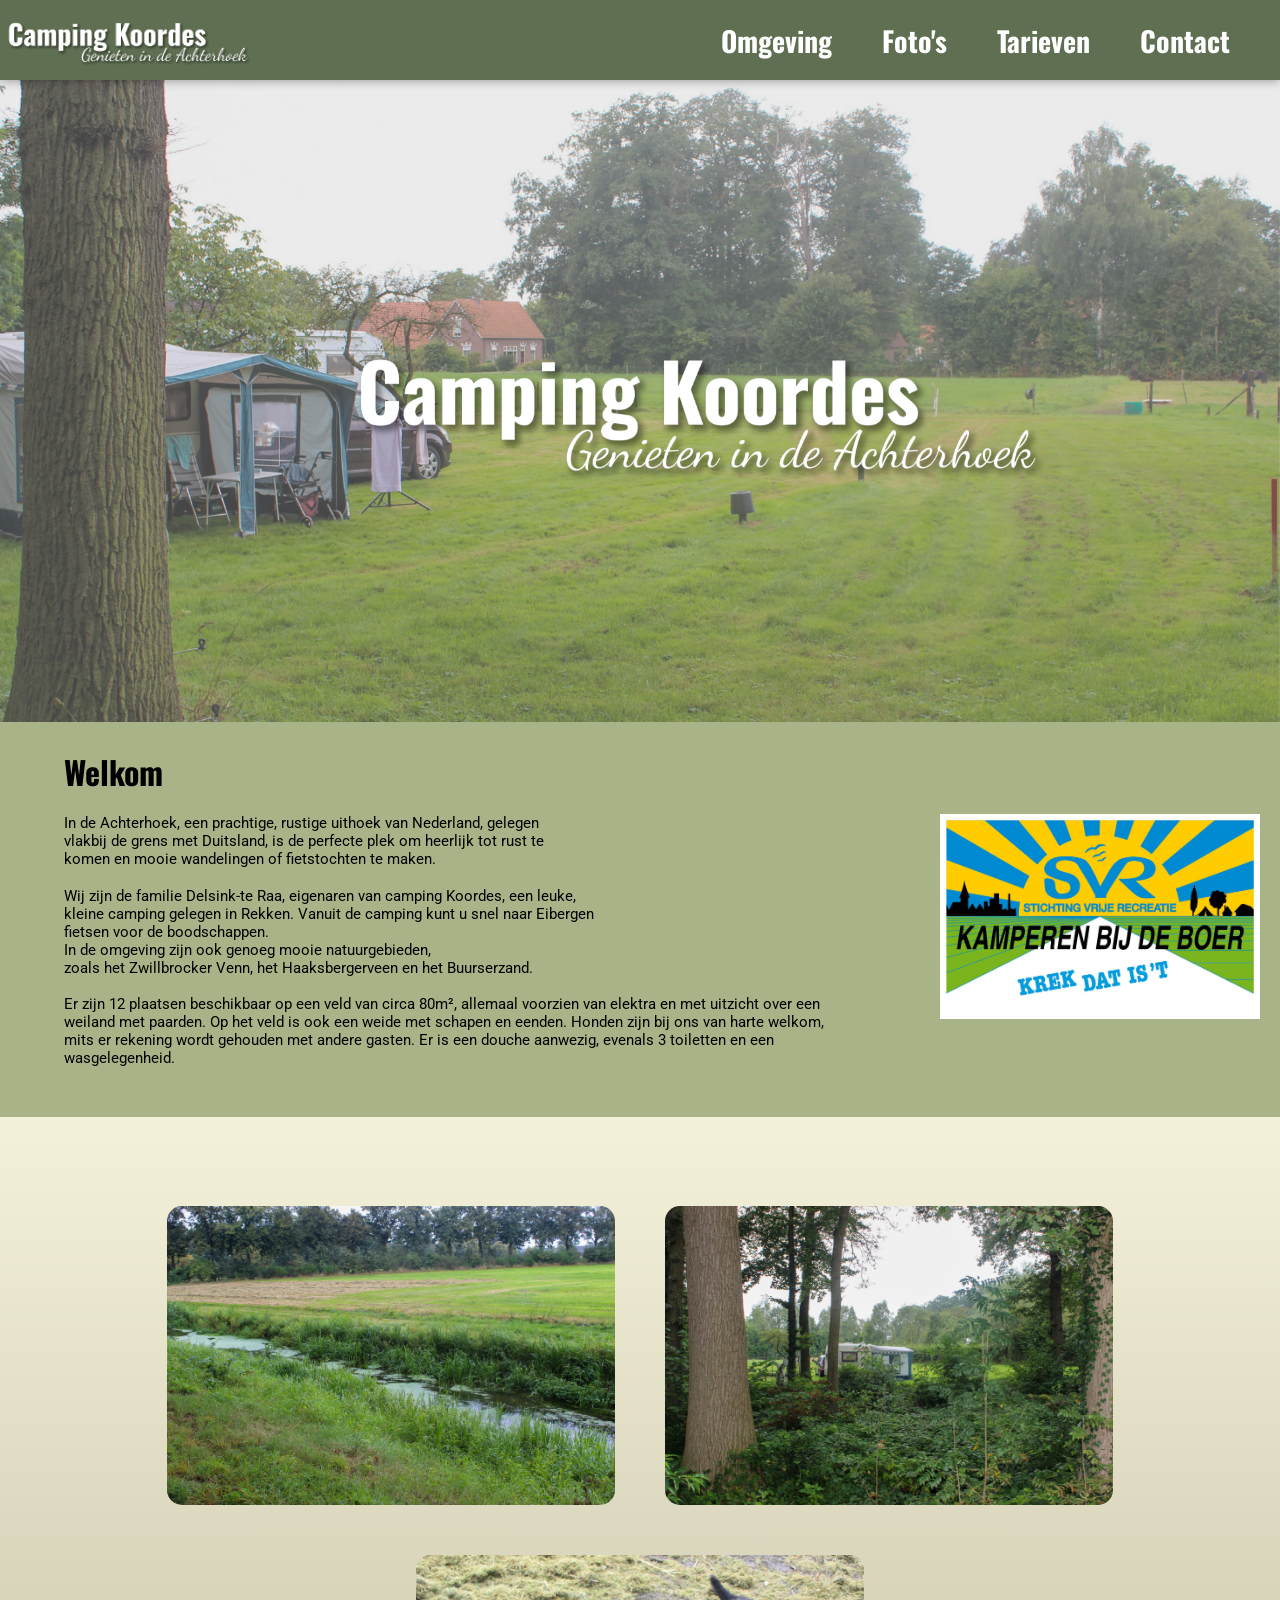
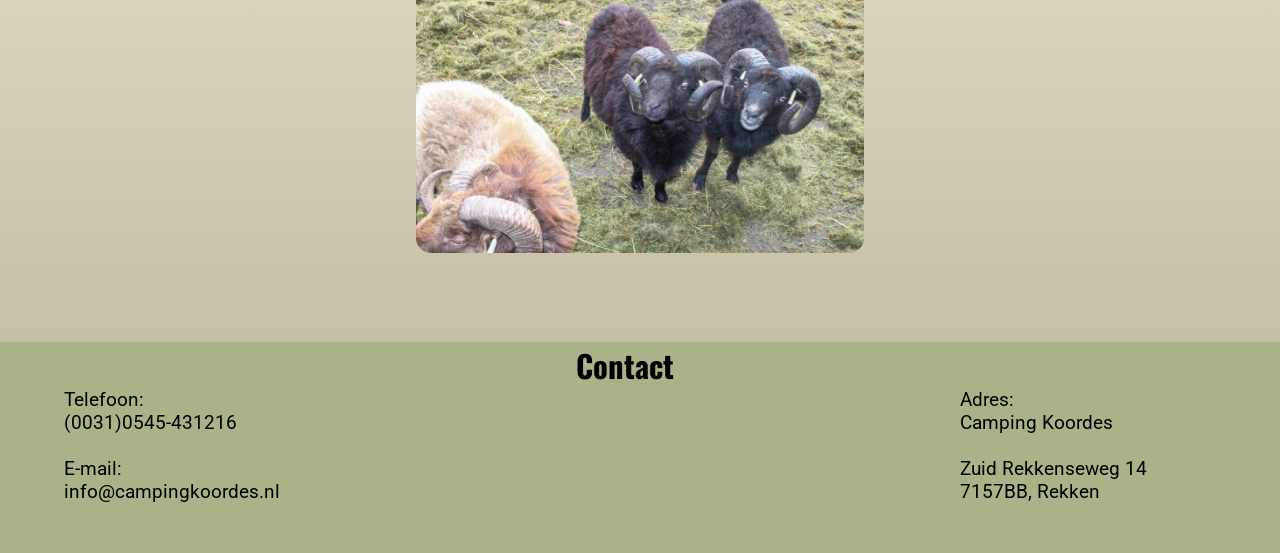
<file: Index.html>
<!DOCTYPE html>
<html lang="en">
<head>
    <meta charset="UTF-8">
    <meta name="viewport" content="width=device-width, initial-scale=1.0">
    <title>Camping Koordes</title>
    <link rel="preconnect" href="https://fonts.googleapis.com">
<link rel="preconnect" href="https://fonts.gstatic.com" crossorigin>
<link href="https://fonts.googleapis.com/css2?family=Dancing+Script:wght@400..700&family=Oswald:wght@200..700&family=Roboto:ital,wght@0,100;0,300;0,400;0,500;0,700;0,900;1,100;1,300;1,400;1,500;1,700;1,900&display=swap" rel="stylesheet">
<link rel="preconnect" href="https://fonts.googleapis.com">
<link rel="preconnect" href="https://fonts.gstatic.com" crossorigin>
<link href="https://fonts.googleapis.com/css2?family=Roboto:ital,wght@0,100;0,300;0,400;0,500;0,700;0,900;1,100;1,300;1,400;1,500;1,700;1,900&display=swap" rel="stylesheet">
    <link rel="StyleSheet" href="Style/Stylesheet.css">
    <link rel="preconnect" href="https://fonts.googleapis.com">
<link rel="preconnect" href="https://fonts.gstatic.com" crossorigin>
<link href="https://fonts.googleapis.com/css2?family=Dancing+Script:wght@400..700&family=Roboto:ital,wght@0,100;0,300;0,400;0,500;0,700;0,900;1,100;1,300;1,400;1,500;1,700;1,900&display=swap" rel="stylesheet">
<script src="Script/jquery-3.4.1.min.js"></script>
<script type="module" src="Script/MainScript.js"></script>
</head>
<body>
	<div class="off-screen-menu">
	      <ul> 
	      <a id="MainP" href="Index">Home</a> 
          <a id="OmgevingP" href="Omgeving">Omgeving</a> 
		  <a id="FotoP" href="Foto">Foto's</a> 
		  <a id="TarievenP" href="Tarieven">Tarieven</a> 
		  <a id="ContactP" href="Contact">Contact</a>
      </ul>
	</div>
	
<div id="main-container">
    <div id="content">
    <nav class="nav">
		
      <a href="Index">
                <img src="Images/Logo.png" alt="LogoImg">
      </a>
      <ul>             
          <a id="Omgeving" href="Omgeving">Omgeving</a> 
		  <a id="Foto" href="Foto">Foto's</a> 
		  <a id="Tarieven" href="Tarieven">Tarieven</a> 
		  <a id="Contact" href="Contact">Contact</a>
      </ul>
	   
    </nav>
		
	  <div class="phone-nav">
			<div class="ham-menu">
				<span></span>
				<span></span>
				<span></span>
			</div>
		</div>

        <img id="Cover" src="Images/Home Cover image.png" alt="Cover-Image">
    
    <div class="Welcome">
        
        <h3>Welkom</h3>
        <img id="SVR" src="Images/SVR-logo.jpg" alt="SVR-Logo">
        <p> In de Achterhoek, een prachtige, rustige uithoek van 
            Nederland, gelegen vlakbij de grens met Duitsland, is 
            de perfecte plek om heerlijk tot rust te komen en 
            mooie wandelingen of fietstochten te maken.
            </p>
      
            <p>
            Wij zijn de familie Delsink-te Raa, eigenaren van camping Koordes, een leuke,<br> kleine camping gelegen in Rekken. Vanuit de camping kunt u snel naar Eibergen <br>fietsen voor de boodschappen.<br>
            In de omgeving zijn ook genoeg mooie natuurgebieden,<br> zoals het Zwillbrocker Venn, het Haaksbergerveen en het Buurserzand.
            <br><br>
            Er zijn 12 plaatsen beschikbaar op een veld van circa 80m², allemaal voorzien van elektra en met uitzicht over een weiland met paarden. Op het veld is ook een weide met schapen en eenden.
            Honden zijn bij ons van harte welkom, mits er rekening wordt gehouden met andere gasten.
            Er is een douche aanwezig, evenals 3 toiletten en een wasgelegenheid.
        </p>
    </div>
   
    <div class="Background">
    	<div id="Small_Collage">           
        	    <img class="photo" src="Images/Creek_1.jpg" alt="Creek">       
        	    <img class="photo" src="Images/Forest_1.jpg" alt="forest">
        	    <img class="photo" src="Images/Sheep_1.jpg" alt="Sheep">  
    	</div>
    </div>

    
</div>
    <footer> 
        <h3>Contact</h3>
        <p>Telefoon:<br>(0031)0545-431216
            <br><br>
        E-mail:<br>info@campingkoordes.nl</p>
        <p>Adres:<br>Camping Koordes<br><br>Zuid Rekkenseweg 14<br>7157BB, Rekken</p>
        
    </footer>
</div>
    
    
</body>
</html>
</file>
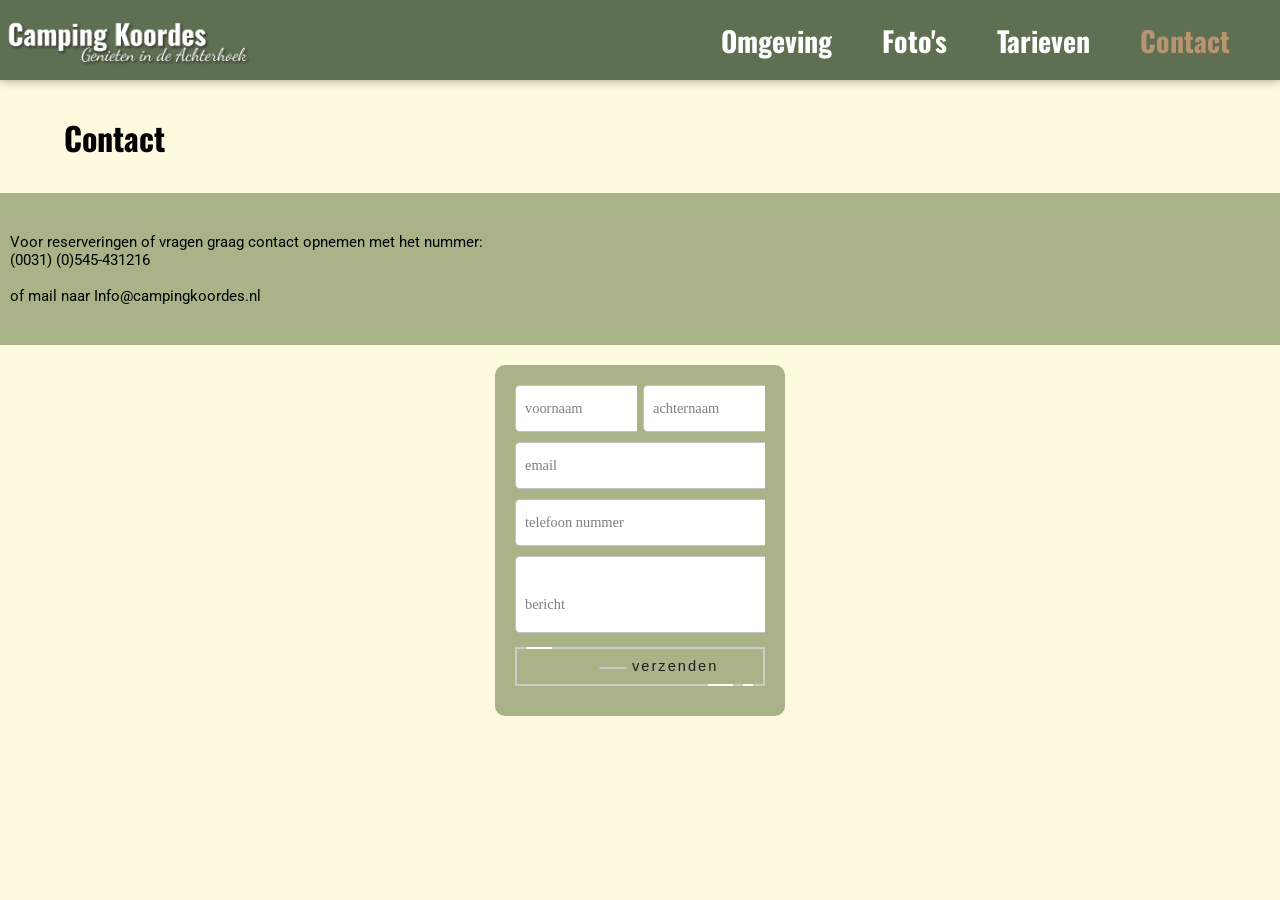
<file: Contact.html>
<!DOCTYPE html>
<html lang="en">
<head>
    <meta charset="UTF-8">
    <meta name="viewport" content="width=device-width, initial-scale=1.0">
    <title>Camping Koordes</title>
    <link rel="preconnect" href="https://fonts.googleapis.com">
<link rel="preconnect" href="https://fonts.gstatic.com" crossorigin>
<link href="https://fonts.googleapis.com/css2?family=Dancing+Script:wght@400..700&family=Oswald:wght@200..700&family=Roboto:ital,wght@0,100;0,300;0,400;0,500;0,700;0,900;1,100;1,300;1,400;1,500;1,700;1,900&display=swap" rel="stylesheet">
<link rel="preconnect" href="https://fonts.googleapis.com">
<link rel="preconnect" href="https://fonts.gstatic.com" crossorigin>
<link href="https://fonts.googleapis.com/css2?family=Roboto:ital,wght@0,100;0,300;0,400;0,500;0,700;0,900;1,100;1,300;1,400;1,500;1,700;1,900&display=swap" rel="stylesheet">
<link rel="StyleSheet" href="Style/Contact_style.css">
	<script src="Script/jquery-3.4.1.min.js"></script>
	<script src="Script/MainScript.js"></script>
	<script src="Script/ContactJS.js"></script>
</head>
<body>
	<div class="off-screen-menu">
	      <ul> 
	      <a id="MainP" href="Index">Home</a> 
          <a id="OmgevingP" href="Omgeving">Omgeving</a> 
		  <a id="FotoP" href="Foto">Foto's</a> 
		  <a id="TarievenP" href="Tarieven">Tarieven</a> 
		  <a id="ContactP" href="Contact">Contact</a>
      </ul>
	</div>
	

    <nav class="nav">
		
      <a href="Index">
                <img src="Images/Logo.png" alt="LogoImg">
      </a>
      <ul>             
          <a id="Omgeving" href="Omgeving">Omgeving</a> 
		  <a id="Foto" href="Foto">Foto's</a> 
		  <a id="Tarieven" href="Tarieven">Tarieven</a> 
		  <a id="Contact" href="Contact">Contact</a>
      </ul>
	   
    </nav>
		
	  <div class="phone-nav">
			<div class="ham-menu">
				<span></span>
				<span></span>
				<span></span>
			</div>
		</div>

    <h3>Contact</h3>
    <div id="contactinfo">
    <p>Voor reserveringen of vragen graag contact opnemen met het nummer:<br>
        (0031) (0)545-431216<br><br>
        
        of mail naar Info@campingkoordes.nl</p>

      
    </div>
    

     <div id="Daform">
    <form method="post" class="form">
        <input type="hidden" name="access_key" value="1b3c945d-3236-4129-8ea7-b511456cc791">
        
        <div class="flex">
            <label>
                <input required="" placeholder="" type="text" class="input" id="voornaam" name="voornaam">
                <span>voornaam</span>
            </label>
    
            <label>
                <input required="" placeholder="" type="text" class="input" id="achternaam" name="achternaam">
                <span>achternaam</span>
            </label>
        </div>  
                
        <label>
            <input required="" placeholder="" type="email" class="input" id="email" name="email">
            <span>email</span>
        </label> 
            
        <label>
            <input required="" type="tel" placeholder="" class="input" id="telefoon" name="telefoon">
            <span>telefoon nummer</span>
        </label>
        <label>
            <textarea required="" rows="3" placeholder="" class="input01" id="bericht" name="bericht"></textarea>
            <span>bericht</span>
        </label>
        
        <button class="fancy" name="submit">
          <span class="top-key"></span>
          <span class="text">verzenden</span>
          <span class="bottom-key-1"></span>
          <span class="bottom-key-2"></span>
        </button>
        <div id="result"></div>
    </form>
    </div>
</body>
</html>
</file>
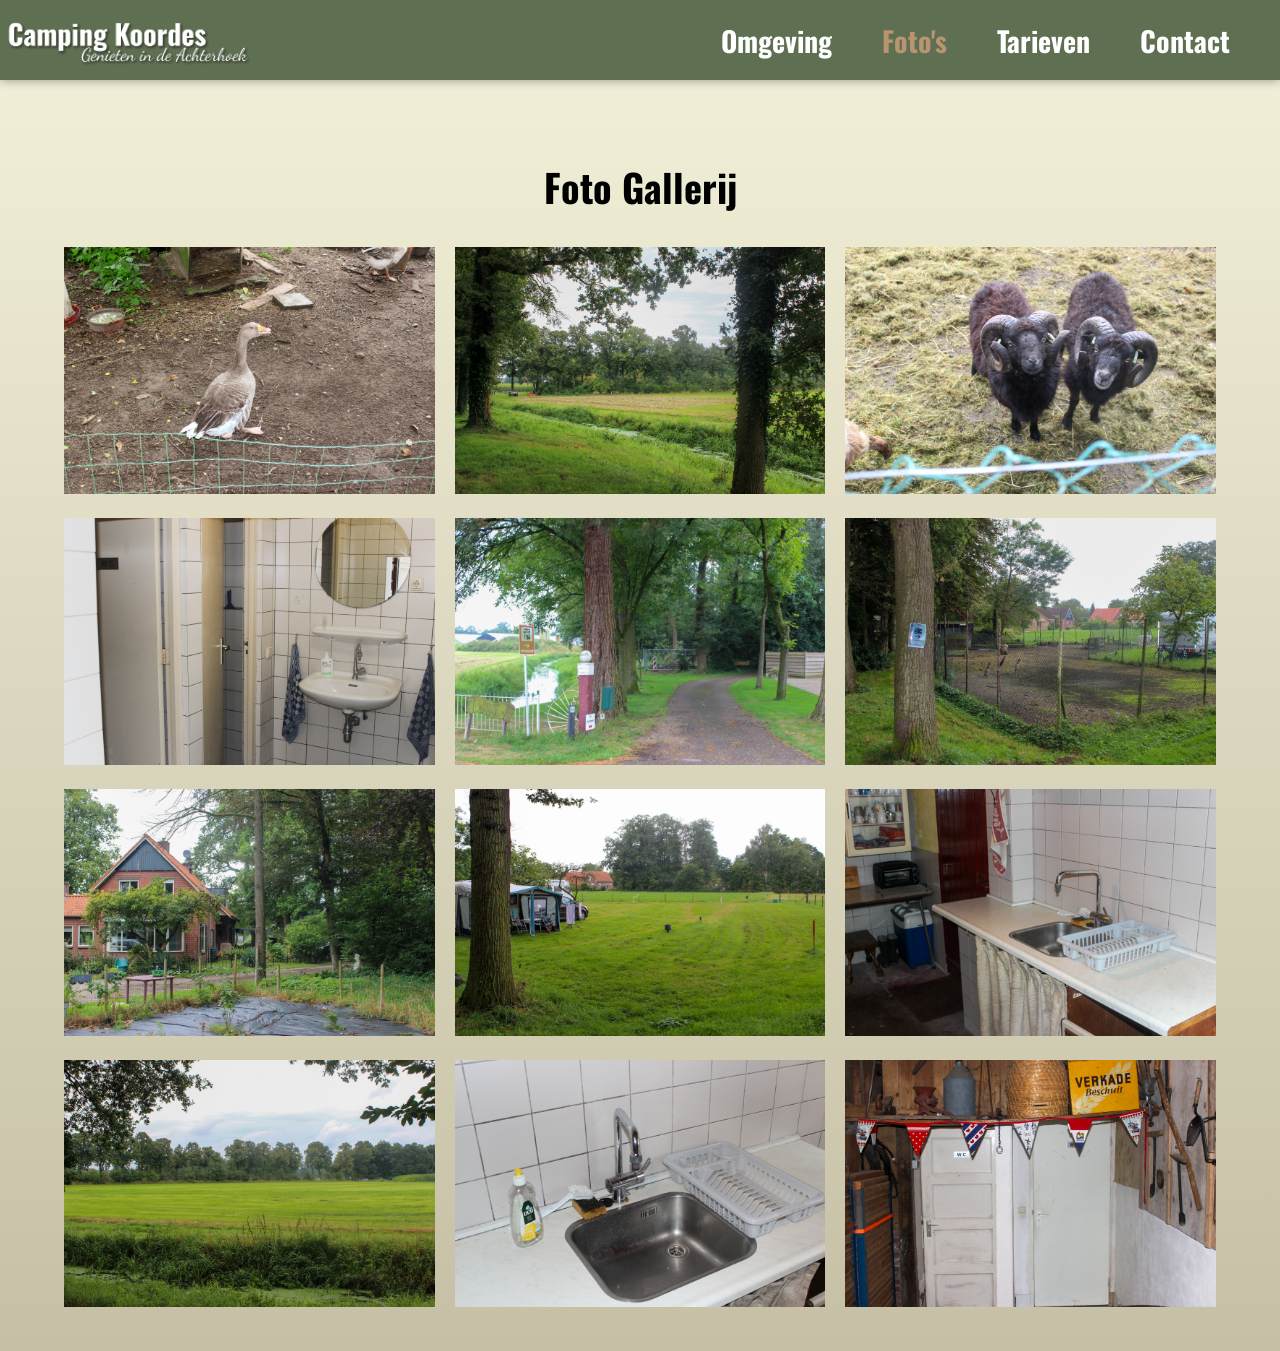
<file: Foto.html>
<!DOCTYPE html>
<html lang="en">
<head>
    <meta charset="UTF-8">
    <meta name="viewport" content="width=device-width, initial-scale=1.0">
    <title>Camping Koordes</title>
    <link rel="preconnect" href="https://fonts.googleapis.com">
<link rel="preconnect" href="https://fonts.gstatic.com" crossorigin>
<link href="https://fonts.googleapis.com/css2?family=Dancing+Script:wght@400..700&family=Oswald:wght@200..700&family=Roboto:ital,wght@0,100;0,300;0,400;0,500;0,700;0,900;1,100;1,300;1,400;1,500;1,700;1,900&display=swap" rel="stylesheet">
<link rel="preconnect" href="https://fonts.googleapis.com">
<link rel="preconnect" href="https://fonts.gstatic.com" crossorigin>
<link href="https://fonts.googleapis.com/css2?family=Roboto:ital,wght@0,100;0,300;0,400;0,500;0,700;0,900;1,100;1,300;1,400;1,500;1,700;1,900&display=swap" rel="stylesheet">
    <link rel="StyleSheet" href="Style/Images_Style.css">
    <script src="Script/jquery-3.4.1.min.js"></script>
    <script src="Script/MainScript.js"></script>
</head>
<body>
	<div class="off-screen-menu">
	      <ul> 
	      <a id="MainP" href="Index">Home</a> 
          <a id="OmgevingP" href="Omgeving">Omgeving</a> 
		  <a id="FotoP" href="Foto">Foto's</a> 
		  <a id="TarievenP" href="Tarieven">Tarieven</a> 
		  <a id="ContactP" href="Contact">Contact</a>
      </ul>
	</div>
	
<div id="main-container">
    <div id="content">
    <nav class="nav">
		
      <a href="Index">
                <img src="Images/Logo.png" alt="LogoImg">
      </a>
      <ul>             
          <a id="Omgeving" href="Omgeving">Omgeving</a> 
		  <a id="Foto" href="Foto">Foto's</a> 
		  <a id="Tarieven" href="Tarieven">Tarieven</a> 
		  <a id="Contact" href="Contact">Contact</a>
      </ul>
	   
    </nav>
		
	  <div class="phone-nav">
			<div class="ham-menu">
				<span></span>
				<span></span>
				<span></span>
			</div>
		</div>
    
    <div class="container">
        <h3>Foto Gallerij</h3>
            <div class="photo-gallery"> 
                <div class="column">
                    <div class="photo">
                        <img src="Images/IMG1.jpg">
                    </div>
                    <div class="photo">
                        <img src="Images/IMG2.jpg">
                    </div>
                    <div class="photo">
                        <img src="Images/IMG3.jpg">
                    </div>
                    <div class="photo">
                        <img src="Images/IMG4.jpg">
                    </div>

                </div>
                <div class="column">
                    <div class="photo">
                        <img src="Images/IMG5.jpg">
                    </div>
                    <div class="photo">
                        <img src="Images/IMG6.jpg">
                    </div>
                    <div class="photo">
                        <img src="Images/IMG7.jpg">
                    </div>
                    <div class="photo">
                        <img src="Images/IMG8.jpg">
                    </div>

                </div>
                <div class="column">
                    <div class="photo">
                        <img src="Images/IMG9.jpg">
                    </div>
                    <div class="photo">
                        <img src="Images/IMG10.jpg">
                    </div>
                    <div class="photo">
                        <img src="Images/IMG11.jpg">
                    </div>
                    <div class="photo">
                        <img src="Images/IMG12.jpg">
                    </div>

                </div>

            </div>
    </div>
    
</body>
</html>
</file>
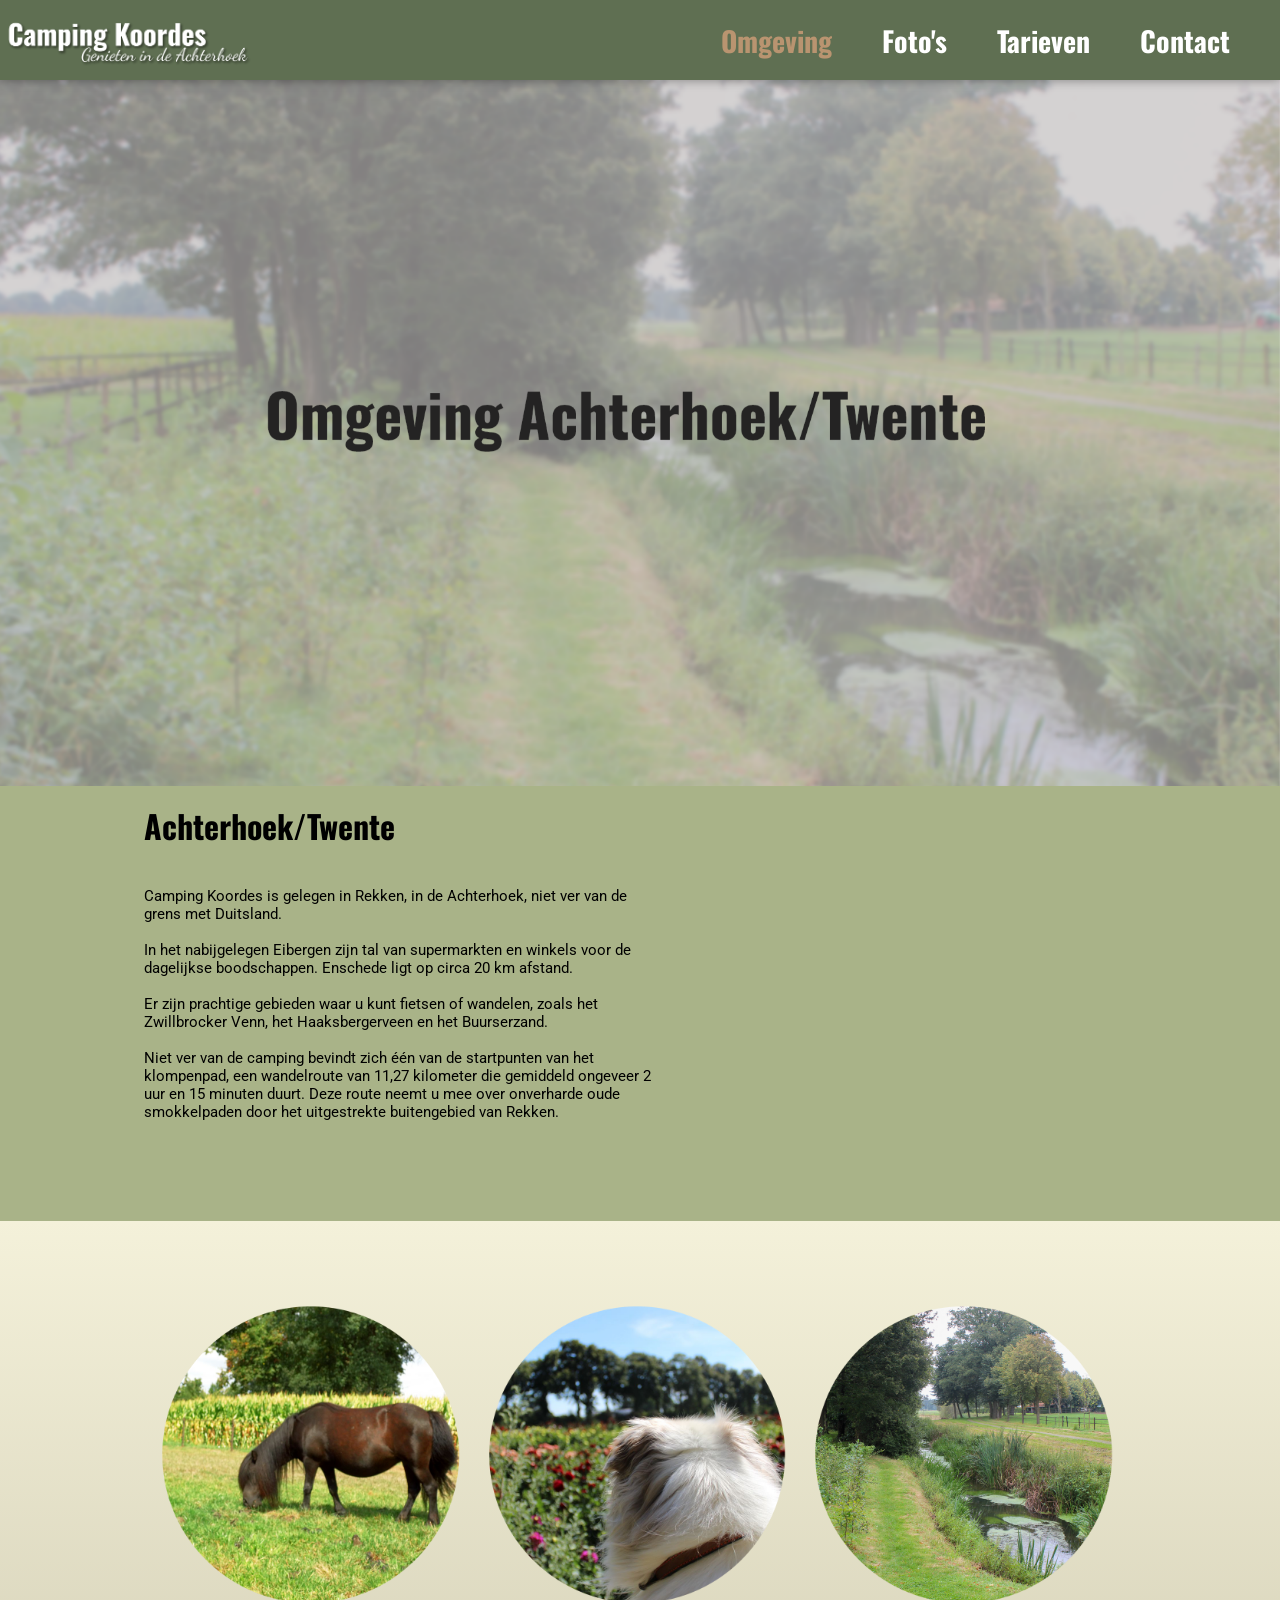
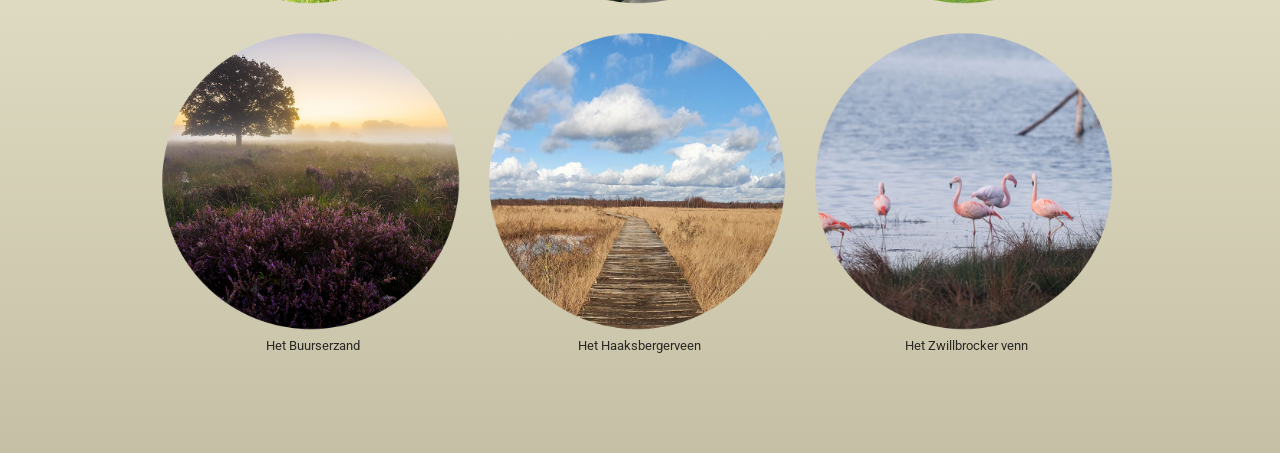
<file: Omgeving.html>
<!DOCTYPE html>
<html lang="en">
<head>
    <meta charset="UTF-8">
    <meta name="viewport" content="width=device-width, initial-scale=1.0">
    <title>Camping Koordes</title>
    <link rel="preconnect" href="https://fonts.googleapis.com">
<link rel="preconnect" href="https://fonts.gstatic.com" crossorigin>
<link href="https://fonts.googleapis.com/css2?family=Dancing+Script:wght@400..700&family=Oswald:wght@200..700&family=Roboto:ital,wght@0,100;0,300;0,400;0,500;0,700;0,900;1,100;1,300;1,400;1,500;1,700;1,900&display=swap" rel="stylesheet">
<link rel="preconnect" href="https://fonts.googleapis.com">
<link rel="preconnect" href="https://fonts.gstatic.com" crossorigin>
<link href="https://fonts.googleapis.com/css2?family=Roboto:ital,wght@0,100;0,300;0,400;0,500;0,700;0,900;1,100;1,300;1,400;1,500;1,700;1,900&display=swap" rel="stylesheet">
    <link rel="StyleSheet" href="Style/Omgeving_Style.css">
    <script src="Script/jquery-3.4.1.min.js"></script>
    <script src="Script/MainScript.js"></script>
</head>
<body>
	<div class="off-screen-menu">
	      <ul> 
	      <a id="MainP" href="Index">Home</a> 
          <a id="OmgevingP" href="Omgeving">Omgeving</a> 
		  <a id="FotoP" href="Foto">Foto's</a> 
		  <a id="TarievenP" href="Tarieven">Tarieven</a> 
		  <a id="ContactP" href="Contact">Contact</a>
      </ul>
	</div>
	
<div id="main-container">
    <div id="content">
    <nav class="nav">
		
      <a href="Index">
                <img src="Images/Logo.png" alt="LogoImg">
      </a>
      <ul>             
          <a id="Omgeving" href="Omgeving">Omgeving</a> 
		  <a id="Foto" href="Foto">Foto's</a> 
		  <a id="Tarieven" href="Tarieven">Tarieven</a> 
		  <a id="Contact" href="Contact">Contact</a>
      </ul>
	   
    </nav>
		
	  <div class="phone-nav">
			<div class="ham-menu">
				<span></span>
				<span></span>
				<span></span>
			</div>
		</div>

    <img id="CoverOmgeving" src="Images/Omgeving cover image.png" alt="Omgeving-Cover-Image">

<div class="Info">
    <h3>Achterhoek/Twente</h3>
		
    <p>Camping Koordes is gelegen in Rekken, in de Achterhoek, niet ver van de grens met Duitsland.<br>
          <br>
          In het nabijgelegen Eibergen zijn tal van supermarkten en winkels voor de dagelijkse boodschappen. Enschede ligt op circa 20 km afstand.<br>
  <br>
          Er zijn prachtige gebieden waar u kunt fietsen of wandelen, zoals het Zwillbrocker Venn, het Haaksbergerveen en het Buurserzand.
        <br>
          <br>
  Niet ver van de camping bevindt zich één van de startpunten van het klompenpad, een wandelroute van 11,27 kilometer die gemiddeld ongeveer 2 uur en 15 minuten duurt. Deze route neemt u mee over onverharde oude smokkelpaden door het uitgestrekte buitengebied van Rekken. </p>
  
  <iframe id="map"
  width="600"
  height="450"
  style="border:0"
  loading="lazy"
  allowfullscreen
  referrerpolicy="no-referrer-when-downgrade"
  src="https://www.google.com/maps/embed/v1/place?key=AIzaSyC4ZycHrfZ7ttC5xDeA3u0KAjPLE465KFM
    &q=Koordes,Rekken+WA">
</iframe>
			
		
  </div>
	<div class="Background">
    <div id="Gallery">
      <img src="Images/Omgeving.png" alt="Omgeving1">
        <img src="Images/Omgeving 2.png" alt="Omgeving2">
        <img src="Images/IMG_8607-2.png" alt="Omgeving3">
        <figure>    
            <img src="Images/Buurserzand.png" alt="Omgeving4">
            <figcaption>Het Buurserzand</figcaption>
        </figure>
        <figure>
            <img src="Images/haaksbergerveen.png" alt="Omgeving5">
            <figcaption>Het Haaksbergerveen</figcaption>
        </figure>
        <figure>
            <img src="Images/Zwillbrocker venn.png" alt="Omgeving6">
            <figcaption>Het Zwillbrocker venn</figcaption>
        </figure>
    </div>
  </div>

</body>
</html>
</file>
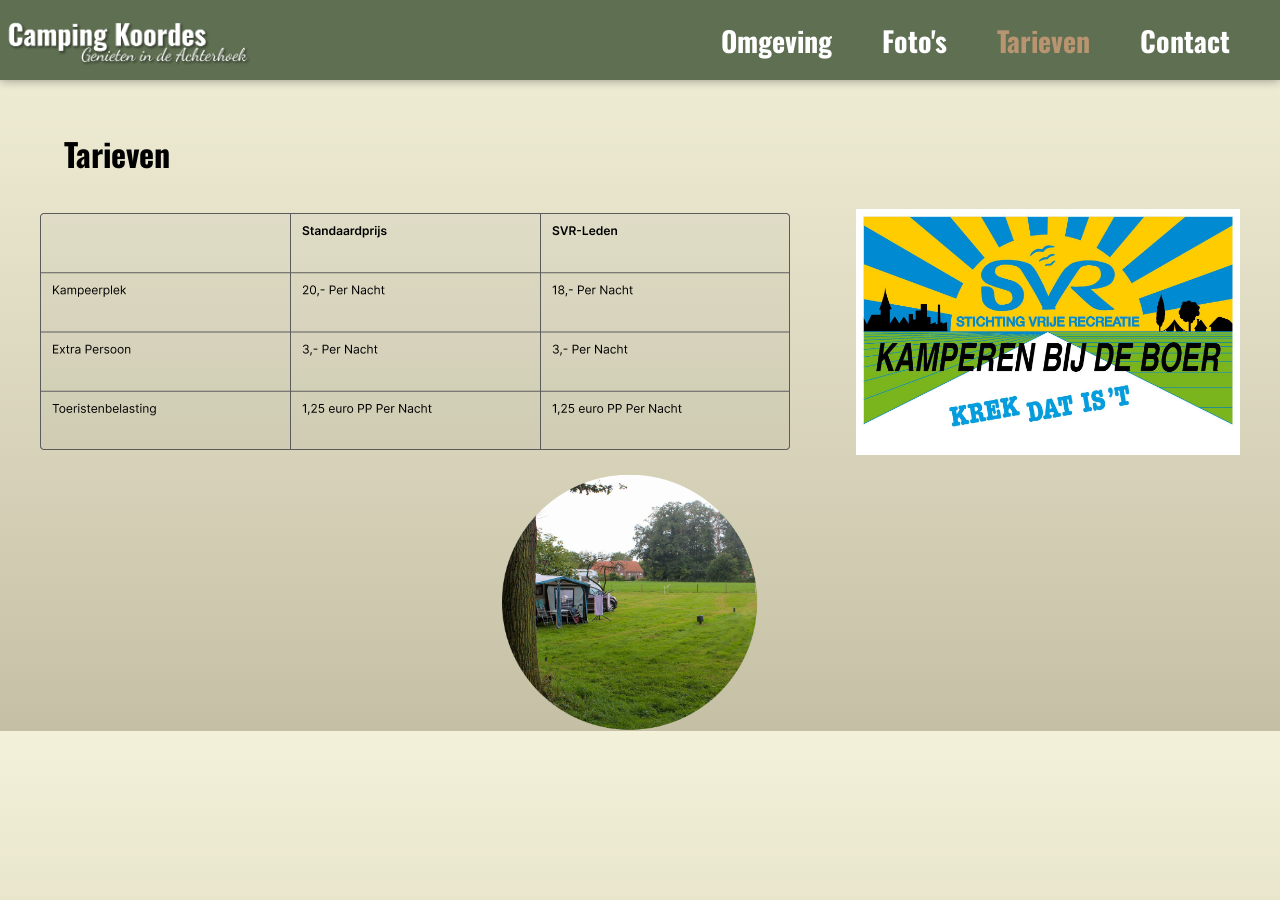
<file: Tarieven.html>
<!DOCTYPE html>
<html lang="en">
<head>
    <meta charset="UTF-8">
    <meta name="viewport" content="width=device-width, initial-scale=1.0">
    <title>Camping Koordes</title>
	<link rel="preconnect" href="https://fonts.googleapis.com">
<link rel="preconnect" href="https://fonts.gstatic.com" crossorigin>
<link href="https://fonts.googleapis.com/css2?family=Dancing+Script:wght@400..700&family=Oswald:wght@200..700&family=Roboto:ital,wght@0,100;0,300;0,400;0,500;0,700;0,900;1,100;1,300;1,400;1,500;1,700;1,900&display=swap" rel="stylesheet">
<link rel="preconnect" href="https://fonts.googleapis.com">
<link rel="preconnect" href="https://fonts.gstatic.com" crossorigin>
<link href="https://fonts.googleapis.com/css2?family=Roboto:ital,wght@0,100;0,300;0,400;0,500;0,700;0,900;1,100;1,300;1,400;1,500;1,700;1,900&display=swap" rel="stylesheet">
    <link rel="StyleSheet" href="Style/Tarieven_style.css">
	<script src="Script/jquery-3.4.1.min.js"></script>
	<script src="Script/MainScript.js"></script>
</head>
<body>
	<div class="off-screen-menu">
	      <ul> 
	      <a id="MainP" href="Index">Home</a> 
          <a id="OmgevingP" href="Omgeving">Omgeving</a> 
		  <a id="FotoP" href="Foto">Foto's</a> 
		  <a id="TarievenP" href="Tarieven">Tarieven</a> 
		  <a id="ContactP" href="Contact">Contact</a>
      </ul>
	</div>
	

    
    <nav class="nav">
		
      <a href="Index">
                <img src="Images/Logo.png" alt="LogoImg">
      </a>
      <ul>             
          <a id="Omgeving" href="Omgeving">Omgeving</a> 
		  <a id="Foto" href="Foto">Foto's</a> 
		  <a id="Tarieven" href="Tarieven">Tarieven</a> 
		  <a id="Contact" href="Contact">Contact</a>
      </ul>
	   
    </nav>
		
	  <div class="phone-nav">
			<div class="ham-menu">
				<span></span>
				<span></span>
				<span></span>
			</div>
		</div>

    

        <h3>Tarieven</h3>
	
        <div class="container">
			<div class="top">
        		<img id="Table" src="Images/Table.png" alt="Table">

        		<img id="SVR" src="Images/SVR-logo.jpg" alt="SVR">			
			</div>
	
		<div class="bottom">
			  <img id="Circle" src="Images/Circle_field.png" alt="Field">
       	</div>
		</div>

     
</body>
</html>
</file>
<file: Style/Stylesheet.css>
*{
    margin: 0;
    padding: 0;
    overflow-x: hidden;
}
/*tablet view*/

@media ( max-width : 768px ) and (min-width : 426px ){
  nav {
    background: var(--primary-color, #5F6F52);
    position: fixed;
    width: 100vw;
    z-index: 4;
    box-shadow: 0 0 10px rgba(0, 0, 0, 0.4);
    height: 60px !important;
    transition: transform 0.3s;
    display: flex;
  justify-content: space-between;
  align-items: center;
  flex-wrap: nowrap;
 
  }
  
.nav img{
	width: 100%;
    margin-top: 5px;
	height: auto;
	object-fit: contain;
}
	
.nav>a{
	width: 20%;
	height: auto;
	display: flex;
	align-items: center;
}
  
  nav ul {
  margin: 0;
  padding: 0;
  float: right;
  margin-right: 5vw;
  height: 100%;
  align-items: center;
  display: flex;
  
  }
  
  nav ul a {
  font-size: 3vw !important;
  line-height: 1.5em !important; 
  margin-left: 5vw !important;
  }
  
  
  .nav--hidden {
    transform: translateY(-60px);
    box-shadow: none;
  }

  #Cover {
    position: fixed;    
    top: 0;              
    left: 0;              
    width: 100%;         
    height: auto;         
    object-fit: cover;    
    z-index: -3;          
}
	
  .Welcome{
  position: relative; 
  margin-top: 70% !important;
  background-color: #A9B388;
  }
	
  .Welcome h3{
    color: #000;

    font-family: Oswald;
    font-size: 4vw !important;
    font-style: normal;
    font-weight: 700;
    line-height: normal;
    position: relative;
    top: 10%;
    left: 5%;
	
	margin-bottom: 1.5%;
	margin-top: 2%;
}
  .Welcome p{
  color: #000;

  font-family: "Roboto", sans-serif;
  font-size: 1.5vw !important;
  font-style: normal;
  font-weight: 400;
  line-height: normal;
  position: relative;
  top: 37%;
  left: 5%;
  width: 60%;
  margin-bottom: 50px;
  }


  
}

/*Desktop view*/

.phone-nav{
	visibility: hidden;
}

body{
  background-color: #FEFAE0;
}

nav {
  background: var(--primary-color, #5F6F52);
  position: fixed;
  top: 0;
  width: 100vw;
  z-index: 4;
  box-shadow: 0 0 10px rgba(0, 0, 0, 0.4);
  height: 80px;
  transition: transform 0.3s;
  display: flex;
  justify-content: space-between;
  align-items: center;
  flex-wrap: nowrap;
  overflow: clip;
}

.nav img {
  width: 100%;
  margin-top: 5px;
	height: auto;
	object-fit: contain;
  
}

.nav>a{
	width: 20%;
	height: auto;
	display: flex;
	align-items: center;
}

nav ul { 
  margin: 0;
  padding: 0;
  float: right;
  margin-right: 50px;
  height: 100%;
  align-items: center;
  display: flex;
}

nav ul a {
  text-decoration: none;
  color: #FFF;
  font-family: Oswald;
  font-size: 1.75em;
  font-weight: 700;
  line-height: 1.393em;
  transition: color 0.3s ease;
  margin-left: 50px;
  overflow: hidden
}

nav ul a:hover {
  color: #B99470; 
}

.nav--hidden {
  transform: translateY(-80px);
  box-shadow: none;
}

.nav--hidden {
  transform: translateY(-80px);
  box-shadow: none;
}


#Cover {
    position: fixed;    
    top: 0;              
    left: 0;              
    width: 100%;         
    height: 100%;         
    object-fit: cover;    
    z-index: -3;          
}


.Welcome{
  position: relative; 
  margin-top: 55%;
	background-color: #A9B388;
}

  .Welcome #SVR{
    width: 25%;
    height: auto;
    position: relative;
    margin-right: 20px;
    float: right;
  }

  .Welcome h3{
    color: #000;

    font-family: Oswald;
    font-size: 2.5vw;
    font-style: normal;
    font-weight: 700;
    line-height: normal;
	width: 25%;
    position: relative;
    top: 10%;
    left: 5%;
	margin-bottom: 1.5%;
	margin-top: 2%;
}
  .Welcome p{
    color: #000;

  font-family: "Roboto", sans-serif;
  font-size: 1.2vw;
  font-style: normal;
  font-weight: 400;
  line-height: normal;
  position: relative;
  top: 37%;
  left: 5%;
  width: 60%;
  margin-bottom: 50px;
  }

  .Welcome p:first-of-type{
    position: relative;
    top: 23%;
    width: 40%;
    left: 5%;
	margin-bottom: 1.5%;

  }
 
.Background{
	background-image: linear-gradient(#F4F1DA, #C5C0A5);
	width: 100%;
}
  #Small_Collage {
    display: flex;
    flex-wrap: wrap;        
    justify-content: center; 
    margin-top: 5%;
    margin-bottom: 5%;

  }
  .photo{
    transition: transform 0.3s ease;
  }
  .photo:hover{
    transform: scale(1.05);
  }
  
  #Small_Collage img {
    width: 35%;             
    margin: 25px;  
    border-radius: 15px; 
    
  }     
  
  
  #Small_Collage img:nth-child(3) {
    max-width: 35%;            
    align-self: center;
    
  }
  
  footer {
    width: 100%;
   	background-color: #A9B388;
  }
  footer h3{
    color: #000;


font-family: Oswald;
font-size: 2.4vw;
font-style: normal;
font-weight: 700;
line-height: normal;
z-index: 6;
position: relative;
left: 45%;
top: 2%;

}
footer p{
  color: #000;
font-family: "Roboto" , sans-serif;
font-size: 1.5vw;
font-style: normal;
font-weight: 400;
line-height: normal;
position:relative;
z-index: 6;
text-align: left;
width: 25%;
float: right;
margin-bottom: 50px;	
}

footer p:first-of-type{
  z-index: 6;
  position: relative;
  left: 5%;
  text-align: left;
  width: 25%;
	float: left
}

#main-container{
  display:flex;
  flex-direction: column;
  min-height: 100vh;

}
#background{
  flex: 1;
}







/* phone view*/
@media (max-width : 425px ){	
	.nav{
		visibility: hidden;	
	}
	.phone-nav{
	visibility: visible;
	display:flex;
	padding: 1rem;
	background-color: #5F6F52;
	transition: transform 0.3s;
	position: fixed;
    right: 0;
	z-index: 10;
	border-radius: 0 0 0 15px;
	width: 14%
}
	
	.ham-menu{
		height: 50px;
		width:50px;
		margin-left: auto;
		position:relative;
		z-index: 11;
		
	}
	
	.ham-menu span{
		height: 5px;
		width: 100%;
		background-color: #FEFAE0;
		z-index: 4;
		border-radius: 25px;
		position: absolute;
		top: 50%;
		left: 50%;
		transform: translate(-50%, -50%);
		transition: .3s ease;
	}
	
	.ham-menu span:nth-child(1){
		top: 25%;
	}
	
	.ham-menu span:nth-child(3){
		top: 75%;
	}
	
	.off-screen-menu{
	background-color: #5F6F52;
	height: 100vh;
	width: 100%;
	max-width: 425px;
	position: fixed;
	top: 0;
	right: -425px;
	display: flex;
	flex-direction: column;
	justify-content: center;
	align-items: center;
	text-align:center;
	font-size: 3rem;
	transition: .3s ease;
	z-index: 10;
}
	
	.off-screen-menu a{
		text-decoration: none;
		color: #FEFAE0;
		font-family: "Roboto", sans-serif;
		display: flex
		
	}
	

.off-screen-menu.active{
	right:0;
	
}
	
.ham-menu.active span:nth-child(1){
	top: 50%;
	transform: translate(-50%, -50%) rotate(45deg);
}
	
.ham-menu.active span:nth-child(2){
	opacity: 0;
	
}
	
.ham-menu.active span:nth-child(3){
	top: 50%;
	transform: translate(-50%, -50%) rotate(-45deg);
}
	
#MainP{
	color: #B99470;
}
	
#Cover {
    position: relative;    
    top: 0px;              
    left: 0; 
	max-width: 425px;
    width: 100%;         
    height: 100%;         
    object-fit: cover;    
    z-index: -3;          
}
	
.Welcome{
  position: relative; 
  margin-top: auto !important;
  background-color: #A9B388;
  bottom: 10px;
}

  .Welcome #SVR{
    width: 40%;
    height: auto;
    position: relative;
    margin-right: 35px;
    float: right;
	margin-bottom: 10px;
  }

  .Welcome h3{
    color: #000;

    font-family: Oswald;
    font-size: 7vw;
    font-style: normal;
    font-weight: 700;
    line-height: normal;
	width: 25%;
    position: relative;
    top: 10%;
    left: 5%;
	margin-bottom: 1.5%;
	margin-top: 3%;
}
  .Welcome p{
    color: #000;

  font-family: "Roboto", sans-serif;
  font-size: 2.7vw;
  font-style: normal;
  font-weight: 400;
  line-height: normal;
  position: relative;
  top: 37%;
  left: 5%;
  width: 60%;
  margin-bottom: 50px;
  }

  .Welcome p:first-of-type{
    position: relative;
    top: 23%;
    width: 40%;
    left: 5%;
	margin-bottom: 1.5%;

  }
	
  #Small_Collage img {
    width: 65%;             
    margin: 25px;  
    border-radius: 15px; 
    
  }     
  
  
  #Small_Collage img:nth-child(3) {
    max-width: 65%;            
    align-self: center;
    
  }	

	  footer h3{

font-size: 5.4vw;
position: relative;
left: 41%;
top: 2%;
margin-bottom: 10px;
}
footer p{
font-size: 3.5vw;
position:relative;
z-index: 6;
text-align: left;
width: 100% !important;
margin-bottom: 40px;
float: right !important;
left: 5% !important;
}
	
footer p:first-of-type{
  z-index: 6;
  position: relative;
  
  text-align: left;
  width: 25%;
}
}
</file>
<file: Style/Contact_style.css>
*{
    margin: 0;
    padding: 0;
    overflow-x: hidden;
    
}

body{
    background-color: #FEFAE0;
	  height: auto;
}

nav {
  background: var(--primary-color, #5F6F52);
  position: fixed;
  top: 0;
  width: 100vw;
  z-index: 4;
  box-shadow: 0 0 10px rgba(0, 0, 0, 0.4);
  height: 80px;
  transition: transform 0.3s;
  display: flex;
  justify-content: space-between;
  align-items: center;
  flex-wrap: nowrap;
  overflow: clip;
}

.nav img {
  width: 100%;
  margin-top: 5px;
	height: auto;
	object-fit: contain;
  
}

.nav>a{
	width: 20%;
	height: auto;
	display: flex;
	align-items: center;
}

nav ul { 
  margin: 0;
  padding: 0;
  float: right;
  margin-right: 50px;
  height: 100%;
  align-items: center;
  display: flex;
}

nav ul a {
  text-decoration: none;
  color: #FFF;
  font-family: Oswald;
  font-size: 1.75em;
  font-weight: 700;
  line-height: 1.393em;
  transition: color 0.3s ease;
  margin-left: 50px;
  overflow: hidden
}

nav ul a:hover {
  color: #B99470; 
}

.nav--hidden {
  transform: translateY(-80px);
  box-shadow: none;
}


#Contact{
  color:#B99470;
}


h3{
    margin-bottom: 2rem;
    color: #000;
    font-family: Oswald;
    font-size: 2.5vw;
    font-weight: 700;
    margin-top: 6rem;
    margin-left: 5%;
    
}
#contactinfo{
    background-color: #A9B388;
}

p{
    color: #000;

    font-family: "Roboto", sans-serif;
    font-size: 1.2vw;
    font-style: normal;
    font-weight: 400;
    line-height: normal;
    position: relative;
	margin-top: 40px;
	margin-bottom: 40px;
	margin-left: 10px;
    
    
}

/* From Uiverse.io by somshri16 */ 
.form {
    display: flex;
    flex-direction: column;
    gap: 10px;
    max-width: 250px;
    background-color: #A9B388;
    padding: 20px;
    border-radius: 10px;
    position: relative;

  }
#Daform{
	display: flex;
	justify-content: center;
	margin-top: 20px;
}
  
  .message {
    color: rgba(88, 87, 87, 0.822);
    font-size: 14px;
  }
  
  .flex {
    display: flex;
    width: 100%;
    gap: 6px;
  }
  
  .form label {
    position: relative;
  }
  
  .form label .input {
    width: 100%;
    padding: 10px 10px 20px 10px;
    outline: 0;
    border: 1px solid rgba(105, 105, 105, 0.397);
    border-radius: 5px;
  }
  
  .form label .input + span {
    position: absolute;
    left: 10px;
    top: 15px;
    color: grey;
    font-size: 0.9em;
    cursor: text;
    transition: 0.3s ease;
  }
  
  .form label .input:placeholder-shown + span {
    top: 15px;
    font-size: 0.9em;
  }
  
  .form label .input:focus + span,.form label .input:valid + span {
    top: 30px;
    font-size: 0.7em;
    font-weight: 600;
  }
  
  .form label .input:valid + span {
    color: green;
  }
  
  .input01 {
    width: 100%;
    padding: 10px 10px 20px 10px;
    outline: 0;
    border: 1px solid rgba(105, 105, 105, 0.397);
    border-radius: 5px;
  }
  
  .form label .input01 + span {
    position: absolute;
    left: 10px;
    top: 50px;
    color: grey;
    font-size: 0.9em;
    cursor: text;
    transition: 0.3s ease;
  }
  
  .form label .input01:placeholder-shown + span {
    top: 40px;
    font-size: 0.9em;
  }
  
  .form label .input01:focus + span,.form label .input01:valid + span {
    top: 50px;
    font-size: 0.7em;
    font-weight: 600;
  }
  
  .form label .input01:valid + span {
    color: green;
  }
  
  .fancy {
    background-color: transparent;
    border: 2px solid #cacaca;
    border-radius: 0px;
    box-sizing: border-box;
    color: #fff;
    cursor: pointer;
    display: inline-block;
    font-weight: 390;
    letter-spacing: 2px;
    margin: 0;
    outline: none;
    overflow: visible;
    padding: 8px 30px;
    position: relative;
    text-align: center;
    text-decoration: none;
    text-transform: none;
    transition: all 0.3s ease-in-out;
    user-select: none;
    font-size: 13px;
  }
  
  .fancy::before {
    content: " ";
    width: 1.7rem;
    height: 2px;
    background: #cacaca;
    top: 50%;
    left: 1.5em;
    position: absolute;
    transform: translateY(-50%);
    transform: translateX(230%);
    transform-origin: center;
    transition: background 0.3s linear, width 0.3s linear;
  }
  
  .fancy .text {
    font-size: 1.125em;
    line-height: 1.33333em;
    padding-left: 2em;
    display: block;
    text-align: left;
    transition: all 0.3s ease-in-out;
    text-transform: lowercase;
    text-decoration: none;
    color: #1E1E1E;
    transform: translateX(30%);
  }
  
  .fancy .top-key {
    height: 2px;
    width: 1.5625rem;
    top: -2px;
    left: 0.625rem;
    position: absolute;
    background: white;
    transition: width 0.5s ease-out, left 0.3s ease-out;
  }
  
  .fancy .bottom-key-1 {
    height: 2px;
    width: 1.5625rem;
    right: 1.875rem;
    bottom: -2px;
    position: absolute;
    background: white;
    transition: width 0.5s ease-out, right 0.3s ease-out;
  }
  
  .fancy .bottom-key-2 {
    height: 2px;
    width: 0.625rem;
    right: 0.625rem;
    bottom: -2px;
    position: absolute;
    background: white;
    transition: width 0.5s ease-out, right 0.3s ease-out;
  }
  
  .fancy:hover {
    color: black;
    background: #FEFAE0;
  }
  
  .fancy:hover::before {
    width: 1.5rem;
    background: white;
  }
  
  .fancy:hover .text {
    color: #1E1E1E;
    padding-left: 1.5em;
  }
  
  .fancy:hover .top-key {
    left: -2px;
    width: 0px;
  }
  
  .fancy:hover .bottom-key-1,
   .fancy:hover .bottom-key-2 {
    right: 0;
    width: 0;
  }
  
/*tablet view*/
@media ( max-width : 768px ) and (min-width : 426px ){
  nav {
    background: var(--primary-color, #5F6F52);
    position: fixed;
    width: 100vw;
    z-index: 4;
    box-shadow: 0 0 10px rgba(0, 0, 0, 0.4);
    height: 60px !important;
    transition: transform 0.3s;
    display: flex;
  justify-content: space-between;
  align-items: center;
  flex-wrap: nowrap;
 
  }
  
.nav img{
	width: 100%;
    margin-top: 5px;
	height: auto;
	object-fit: contain;
}
	
.nav>a{
	width: 20%;
	height: auto;
	display: flex;
	align-items: center;
}
  
  nav ul {
  margin: 0;
  padding: 0;
  float: right;
  margin-right: 5vw;
  height: 100%;
  align-items: center;
  display: flex;
  
  }
  
  nav ul a {
  font-size: 3vw !important;
  line-height: 1.5em !important; 
  margin-left: 5vw !important;
  }
	
	.form {
	max-width: 250px; 
	margin: 0 auto ;
	position: relative;
	
  }
	p{
    color: #000;

    font-family: "Roboto", sans-serif;
    font-size: 1.7vw;
    font-style: normal;
    font-weight: 400;
    line-height: normal;
    position: relative;
	margin-top: 40px;
	margin-bottom: 40px;
	margin-left: 10px;
    
    
}
	
	#contactinfo{
    margin-bottom: 20px;
}
	
	h3{
    font-size: 4.5vw;
    
}
}


/*phone view*/
@media (max-width : 425px ){	
	.nav{
		visibility: hidden;	
	}
	.phone-nav{
	visibility: visible;
	display:flex;
	padding: 1rem;
	background-color: #5F6F52;
	transition: transform 0.3s;
	position: fixed;
    right: 0;
	z-index: 10;
	border-radius: 0 0 0 15px;
	width: 14%
}
	
	.ham-menu{
		height: 50px;
		width:50px;
		margin-left: auto;
		position:relative;
		z-index: 11;
		
	}
	
	.ham-menu span{
		height: 5px;
		width: 100%;
		background-color: #FEFAE0;
		z-index: 4;
		border-radius: 25px;
		position: absolute;
		top: 50%;
		left: 50%;
		transform: translate(-50%, -50%);
		transition: .3s ease;
	}
	
	.ham-menu span:nth-child(1){
		top: 25%;
	}
	
	.ham-menu span:nth-child(3){
		top: 75%;
	}
	
	.off-screen-menu{
	background-color: #5F6F52;
	height: 100vh;
	width: 100%;
	max-width: 425px;
	position: fixed;
	top: 0;
	right: -425px;
	display: flex;
	flex-direction: column;
	justify-content: center;
	align-items: center;
	text-align:center;
	font-size: 3rem;
	transition: .3s ease;
	z-index: 10;
}
	
	.off-screen-menu a{
		text-decoration: none;
		color: #FEFAE0;
		font-family: "Roboto", sans-serif;
		display: flex
		
	}
	

.off-screen-menu.active{
	right:0;
	
}
	
.ham-menu.active span:nth-child(1){
	top: 50%;
	transform: translate(-50%, -50%) rotate(45deg);
}
	
.ham-menu.active span:nth-child(2){
	opacity: 0;
	
}
	
.ham-menu.active span:nth-child(3){
	top: 50%;
	transform: translate(-50%, -50%) rotate(-45deg);
}
	#ContactP{
		color: #B99470;
	}
	
p{
    font-size: 3vw;
    position: relative;
	margin-top: 40px;
	margin-bottom: 40px;
	margin-left: 10px; 
}
	
h3{
    font-size: 10vw;

    
}
}
</file>
<file: Style/Images_Style.css>
*{
    margin: 0;
    padding: 0;
    overflow-x: hidden;
}

nav {
  background: var(--primary-color, #5F6F52);
  position: fixed;
  top: 0;
  width: 100vw;
  z-index: 4;
  box-shadow: 0 0 10px rgba(0, 0, 0, 0.4);
  height: 80px;
  transition: transform 0.3s;
  display: flex;
  justify-content: space-between;
  align-items: center;
  flex-wrap: nowrap;
  overflow: clip;
}

.nav img {
  width: 100%;
  margin-top: 5px;
	height: auto;
	object-fit: contain;
  
}

.nav>a{
	width: 20%;
	height: auto;
	display: flex;
	align-items: center;
}

nav ul { 
  margin: 0;
  padding: 0;
  float: right;
  margin-right: 50px;
  height: 100%;
  align-items: center;
  display: flex;
}

nav ul a {
  text-decoration: none;
  color: #FFF;
  font-family: Oswald;
  font-size: 1.75em;
  font-weight: 700;
  line-height: 1.393em;
  transition: color 0.3s ease;
  margin-left: 50px;
  overflow: hidden
}

nav ul a:hover {
  color: #B99470; 
}

.nav--hidden {
  transform: translateY(-80px);
  box-shadow: none;
}

#Foto{
    color:#B99470;
}

.container{

    max-width: 200vw;
    width: 90%;
    margin: auto;
    padding: 40px 0;
    margin-top: 100px;
}

h3{
    margin-bottom: 2rem;
    color: #000;
    font-family: Oswald;
    font-size: 3vw;
    font-style: normal;
    font-weight: 700;
    line-height: normal;
    text-align: center;
}

.photo-gallery{
    display: flex;
    gap: 20px;
    overflow: hidden;
}

.column{
    display: flex;
    flex-direction: column;
    gap: 20px;
    overflow: hidden;
}

.photo{
    width: 100%;
    height: auto;
    object-fit: contain;
    transition: transform 0.3s ease;
}

.photo img{
    width: 100%;
}


.photo:hover{
transform: scale(1.05);
}

body{
	background-image: linear-gradient(#F4F1DA, #C5C0A5);
}

/*tablet view*/
@media ( max-width : 768px ) and (min-width : 426px ){
  nav {
    background: var(--primary-color, #5F6F52);
    position: fixed;
    width: 100vw;
    z-index: 4;
    box-shadow: 0 0 10px rgba(0, 0, 0, 0.4);
    height: 60px !important;
    transition: transform 0.3s;
    display: flex;
  justify-content: space-between;
  align-items: center;
  flex-wrap: nowrap;
 
  }
  
.nav img{
	width: 100%;
    margin-top: 5px;
	height: auto;
	object-fit: contain;
}
	
.nav>a{
	width: 20%;
	height: auto;
	display: flex;
	align-items: center;
}
  
  nav ul {
  margin: 0;
  padding: 0;
  float: right;
  margin-right: 5vw;
  height: 100%;
  align-items: center;
  display: flex;
  
  }
  
  nav ul a {
  font-size: 3vw !important;
  line-height: 1.5em !important; 
  margin-left: 5vw !important;
  }
}

/*phone view*/
@media (max-width : 425px ){	
	.nav{
		visibility: hidden;	
	}
	.phone-nav{
	visibility: visible;
	display:flex;
	padding: 1rem;
	background-color: #5F6F52;
	transition: transform 0.3s;
	position: fixed;
    right: 0;
	z-index: 10;
	border-radius: 0 0 0 15px;
	width: 14%
}
	
	.ham-menu{
		height: 50px;
		width:50px;
		margin-left: auto;
		position:relative;
		z-index: 11;
		
	}
	
	.ham-menu span{
		height: 5px;
		width: 100%;
		background-color: #FEFAE0;
		z-index: 4;
		border-radius: 25px;
		position: absolute;
		top: 50%;
		left: 50%;
		transform: translate(-50%, -50%);
		transition: .3s ease;
	}
	
	.ham-menu span:nth-child(1){
		top: 25%;
	}
	
	.ham-menu span:nth-child(3){
		top: 75%;
	}
	
	.off-screen-menu{
	background-color: #5F6F52;
	height: 100vh;
	width: 100%;
	max-width: 425px;
	position: fixed;
	top: 0;
	right: -425px;
	display: flex;
	flex-direction: column;
	justify-content: center;
	align-items: center;
	text-align:center;
	font-size: 3rem;
	transition: .3s ease;
	z-index: 10;
}
	
	.off-screen-menu a{
		text-decoration: none;
		color: #FEFAE0;
		font-family: "Roboto", sans-serif;
		display: flex
		
	}
	

.off-screen-menu.active{
	right:0;
	
}
	
.ham-menu.active span:nth-child(1){
	top: 50%;
	transform: translate(-50%, -50%) rotate(45deg);
}
	
.ham-menu.active span:nth-child(2){
	opacity: 0;
	
}
	
.ham-menu.active span:nth-child(3){
	top: 50%;
	transform: translate(-50%, -50%) rotate(-45deg);
}
#FotoP{
		color: #B99470;
	}
	
.container{

    max-width: 100vw;
    width: 90%;
    margin: auto;
    padding: 40px 0;
    margin-top: 50px;
}

h3{

    font-size: 7vw;

}

.photo-gallery{
    display: flex;
    gap: 10px;
    overflow: hidden;
}

.column{
    display: flex;
    flex-direction: row;
	flex-wrap: wrap;
    gap: 10px;
    overflow: hidden;
}
	.photo{
    width: 100%;
    height: auto;
    object-fit: contain;
    transition: transform 0.3s ease;
    
}

.photo img{
    width: 150%;
	
}

}
</file>
<file: Style/Omgeving_Style.css>
*{
    margin: 0;
    padding: 0;
    overflow-x: hidden;
    
}

nav {
  background: var(--primary-color, #5F6F52);
  position: fixed;
  top: 0;
  width: 100vw;
  z-index: 4;
  box-shadow: 0 0 10px rgba(0, 0, 0, 0.4);
  height: 80px;
  transition: transform 0.3s;
  display: flex;
  justify-content: space-between;
  align-items: center;
  flex-wrap: nowrap;
  overflow: clip;
}

.nav img {
  width: 100%;
  margin-top: 5px;
	height: auto;
	object-fit: contain;
  
}

.nav>a{
	width: 20%;
	height: auto;
	display: flex;
	align-items: center;
}

nav ul { 
  margin: 0;
  padding: 0;
  float: right;
  margin-right: 50px;
  height: 100%;
  align-items: center;
  display: flex;
}

nav ul a {
  text-decoration: none;
  color: #FFF;
  font-family: Oswald;
  font-size: 1.75em;
  font-weight: 700;
  line-height: 1.393em;
  transition: color 0.3s ease;
  margin-left: 50px;
  overflow: hidden
}

nav ul a:hover {
  color: #B99470; 
}

.nav--hidden {
  transform: translateY(-80px);
  box-shadow: none;
}


nav ul a:first-of-type{
  color:#B99470;
}

#CoverOmgeving{
  
  position: fixed;    
  top: 0;              
  left: 0;              
  width: 100%;         
  height: 100%;         
  object-fit: cover;    
  z-index: -3;  
   
}




.Info{
 
  position: relative;
  margin-top: 60%;
	background-color: #A9B388; 
	width: 100vw;
  
 
}


.Info h3{
  color: #000;
  font-family: Oswald;
  font-size: 2.5vw;
  font-style: normal;
  font-weight: 700;
  line-height: normal;
  position: relative;
  margin-left: 5rem;
  bottom: 85%;
  margin-top: 1rem;
  margin-bottom: 0rem;
  width: 35%;
  left: 5%;
  
}

.Info p {
  color: #000;

  font-family: "Roboto", sans-serif;
  font-size: 1.2vw;
  font-style: normal;
  font-weight: 400;
  line-height: normal;
  position: relative;
  bottom: 80%;
	left: 5%;
  width: 40%;
  margin-left: 5rem;
	display: inline-block;
	margin-bottom: 6rem;
	

}
#map{

  width:25vw ;
  height: 25vw;
  position: relative;
  bottom: 75%;
  left: 20%;
  margin-right: 50px;
  margin-bottom: 3rem;

}


.Background{
	background-image: linear-gradient(#F4F1DA, #C5C0A5);
	display: flex;
	justify-content: center;
}


#Gallery{
  position: relative;
  width: 75%;
  display: grid; 
  gap: 20px;               
  grid-template-columns: repeat(3, 1fr); 
  grid-template-rows: auto auto auto;
  margin-top: 80px;
  margin-bottom: 80px;
}
#Gallery img, #Gallery figure img {
  width: 100%;
  height: auto;
  object-fit: cover; 
}
#Gallery figcaption{
  text-align: center;
	font-size: 1vw;
	font-family: "Roboto", sans-serif;
	font-style: normal;
	opacity: 80%	
}

/*tablet view*/
@media ( max-width : 768px ) and (min-width : 426px ){
  nav {
    background: var(--primary-color, #5F6F52);
    position: fixed;
    width: 100vw;
    z-index: 4;
    box-shadow: 0 0 10px rgba(0, 0, 0, 0.4);
    height: 60px !important;
    transition: transform 0.3s;
    display: flex;
  justify-content: space-between;
  align-items: center;
  flex-wrap: nowrap;
 
  }
  
.nav img{
	width: 100%;
    margin-top: 5px;
	height: auto;
	object-fit: contain;
}
	
.nav>a{
	width: 20%;
	height: auto;
	display: flex;
	align-items: center;
}
  
  nav ul {
  margin: 0;
  padding: 0;
  float: right;
  margin-right: 5vw;
  height: 100%;
  align-items: center;
  display: flex;
  
  }
  
  nav ul a {
  font-size: 3vw !important;
  line-height: 1.5em !important; 
  margin-left: 5vw !important;
  }
	.Info h3{
  color: #000;
  font-family: Oswald;
  font-size: 4vw !important;
  font-style: normal;
  font-weight: 700;
  line-height: normal;
  position: relative;
  margin-left: 0;
  bottom: 65%;
  margin-top: 2rem;
  margin-bottom: 0rem;

}

.Info p {
  color: #000;

  font-family: "Roboto", sans-serif;
  font-size: 1.5vw!important;
  font-style: normal;
  font-weight: 400;
  line-height: normal;
  position: relative;
  bottom: 80%;
  width: 40%;
  margin-left: 0rem !important;
	display: inline-block;
	margin-bottom: 4rem;
	

}
	
#map{

  width:35vw !important;
  height: 35vw !important;
  position: relative;
  bottom: 75%;
  margin-right: 50px;
  margin-bottom: 3rem;

}
	#Gallery figcaption{
	font-size: 1.25vw;	
}
}

/*phone view*/
@media (max-width : 425px ){	
	.nav{
		visibility: hidden;	
	}
	.phone-nav{
	visibility: visible;
	display:flex;
	padding: 1rem;
	background-color: #5F6F52;
	transition: transform 0.3s;
	position: fixed;
    right: 0;
	z-index: 10;
	border-radius: 0 0 0 15px;
	width: 14%
}
	
	.ham-menu{
		height: 50px;
		width:50px;
		margin-left: auto;
		position:relative;
		z-index: 11;
		
	}
	
	.ham-menu span{
		height: 5px;
		width: 100%;
		background-color: #FEFAE0;
		z-index: 4;
		border-radius: 25px;
		position: absolute;
		top: 50%;
		left: 50%;
		transform: translate(-50%, -50%);
		transition: .3s ease;
	}
	
	.ham-menu span:nth-child(1){
		top: 25%;
	}
	
	.ham-menu span:nth-child(3){
		top: 75%;
	}
	
	.off-screen-menu{
	background-color: #5F6F52;
	height: 100vh;
	width: 100%;
	max-width: 425px;
	position: fixed;
	top: 0;
	right: -425px;
	display: flex;
	flex-direction: column;
	justify-content: center;
	align-items: center;
	text-align:center;
	font-size: 3rem;
	transition: .3s ease;
	z-index: 10;
}
	
	.off-screen-menu a{
		text-decoration: none;
		color: #FEFAE0;
		font-family: "Roboto", sans-serif;
		display: flex
		
	}
	

.off-screen-menu.active{
	right:0;
	
}
	
.ham-menu.active span:nth-child(1){
	top: 50%;
	transform: translate(-50%, -50%) rotate(45deg);
}
	
.ham-menu.active span:nth-child(2){
	opacity: 0;
	
}
	
.ham-menu.active span:nth-child(3){
	top: 50%;
	transform: translate(-50%, -50%) rotate(-45deg);
}
#OmgevingP{
		color: #B99470;
	}
#CoverOmgeving{
  
  position: relative;    
  max-width: 425px;
  width: 100%;         
  height: 100%;         
  object-fit: cover;     
}

.Info{
 
  position: relative;
  margin-top: 0;
  bottom: 10px;
}


.Info h3{
  font-size: 7vw;
  margin-left: 2rem;
  width: 100%;
}

.Info p {
  font-size: 3vw;
  width: 70%;
  margin-left: 2rem;
}
	
#map{
  width:80% ;
  height: 80vw;
  left: 10%;
}
	
#Gallery{
  position: relative;
  width: 85%;             
  grid-template-columns: repeat(2, 1fr); 
}

#Gallery figcaption{
	font-size: 2.5vw;	
}
	
body{
	background-color: #FEFAE0;
}
}
</file>
<file: Style/Tarieven_style.css>
*{
    margin: 0;
    padding: 0;
    overflow-x: hidden;
    
}

nav {
  background: var(--primary-color, #5F6F52);
  position: fixed;
  top: 0;
  width: 100vw;
  z-index: 4;
  box-shadow: 0 0 10px rgba(0, 0, 0, 0.4);
  height: 80px;
  transition: transform 0.3s;
  display: flex;
  justify-content: space-between;
  align-items: center;
  flex-wrap: nowrap;
  overflow: clip;
}

.nav img {
  width: 100%;
  margin-top: 5px;
	height: auto;
	object-fit: contain;
  
}

.nav>a{
	width: 20%;
	height: auto;
	display: flex;
	align-items: center;
}

nav ul { 
  margin: 0;
  padding: 0;
  float: right;
  margin-right: 50px;
  height: 100%;
  align-items: center;
  display: flex;
}

nav ul a {
  text-decoration: none;
  color: #FFF;
  font-family: Oswald;
  font-size: 1.75em;
  font-weight: 700;
  line-height: 1.393em;
  transition: color 0.3s ease;
  margin-left: 50px;
  overflow: clip;
}

nav ul a:hover {
  color: #B99470; 
}

.nav--hidden {
  transform: translateY(-80px);
  box-shadow: none;
}



#Tarieven{
  color:#B99470;
}

body{
	background-image: linear-gradient(#F4F1DA, #C5C0A5);
}


h3 {
    margin-bottom: 2rem;
    color: #000;
    font-family: Oswald;
    font-size: 2.5vw;
    font-weight: 700;
    margin-top: 7rem;
    margin-left: 5%;
	width: 25%;
}

#Table {
    position: relative;
	object-fit: contain;
}

#Circle {
    width: 20vw;
    position: relative;
	float: right;
	margin-right: 20px;
 
}

#SVR {
    max-width: 30vw;
    position: relative;
	object-fit: contain
    
}

.container{
	display: flex;
	flex-direction: column;	
	margin-top: 10%;
	margin: 0 40px;
}

.top{
	display: flex;
	justify-content: space-between;	
}

.bottom{
	display: flex;
	justify-content: center;
	margin-top: 20px;
}

.container img{
	max-width: 100%;
	height: auto;
}

/*tablet view*/
@media ( max-width : 768px ) and (min-width : 426px ){
  nav {
    background: var(--primary-color, #5F6F52);
    position: fixed;
    width: 100%;
    z-index: 4;
    box-shadow: 0 0 10px rgba(0, 0, 0, 0.4);
    height: 60px;
    transition: transform 0.3s;
    display: flex;
  justify-content: space-between;
  align-items: center;
  flex-wrap: nowrap;
 
  }
  
.nav img{
	width: 100%;
    margin-top: 5px;
	height: auto;
	object-fit: contain;
}
	
.nav>a{
	width: 20%;
	height: auto;
	display: flex;
	align-items: center;
}
  
  nav ul {
  margin: 0;
  padding: 0;
  float: right;
  margin-right: 5vw;
  height: 100%;
  align-items: center;
  display: flex;
  
  }
  
  nav ul a {
  font-size: 3vw !important;
  line-height: 1.5em !important; 
  margin-left: 5vw;
  }
  
  
  .nav--hidden {
    transform: translateY(-60px);
    box-shadow: none;
  }
	
	
}


/*phone view*/
@media (max-width : 425px ){	
	.nav{
		visibility: hidden;	
	}
	.phone-nav{
	visibility: visible;
	display:flex;
	padding: 1rem;
	background-color: #5F6F52;
	transition: transform 0.3s;
	position: fixed;
    right: 0;
	z-index: 10;
	border-radius: 0 0 0 15px;
	width: 14%
}
	
	.ham-menu{
		height: 50px;
		width:50px;
		margin-left: auto;
		position:relative;
		z-index: 11;
		
	}
	
	.ham-menu span{
		height: 5px;
		width: 100%;
		background-color: #FEFAE0;
		z-index: 4;
		border-radius: 25px;
		position: absolute;
		top: 50%;
		left: 50%;
		transform: translate(-50%, -50%);
		transition: .3s ease;
	}
	
	.ham-menu span:nth-child(1){
		top: 25%;
	}
	
	.ham-menu span:nth-child(3){
		top: 75%;
	}
	
	.off-screen-menu{
	background-color: #5F6F52;
	height: 100vh;
	width: 100%;
	max-width: 425px;
	position: fixed;
	top: 0;
	right: -425px;
	display: flex;
	flex-direction: column;
	justify-content: center;
	align-items: center;
	text-align:center;
	font-size: 3rem;
	transition: .3s ease;
	z-index: 10;
}
	
	.off-screen-menu a{
		text-decoration: none;
		color: #FEFAE0;
		font-family: "Roboto", sans-serif;
		display: flex
		
	}
	

.off-screen-menu.active{
	right:0;
	
}
	
.ham-menu.active span:nth-child(1){
	top: 50%;
	transform: translate(-50%, -50%) rotate(45deg);
}
	
.ham-menu.active span:nth-child(2){
	opacity: 0;
	
}
	
.ham-menu.active span:nth-child(3){
	top: 50%;
	transform: translate(-50%, -50%) rotate(-45deg);
}
	#TarievenP{
		color: #B99470;
	}
	#Table {
    position: relative;
	object-fit: contain;
	 width:80%;
}

#Circle {
    width: 70%;
    position: relative;
	
	
 	
}

#SVR {
    max-width: 60%;
    
}

.container{
	display: flex;
	flex-direction: column;	
	margin-top: 10%;
	margin: 0 0;
	width: 100vw;
	justify-content: center;
}

.top{
	flex-direction:row;
	flex-wrap: wrap;
	margin:0;
	justify-content: center;
	gap: 20px;;
}

.bottom{
	flex-wrap: wrap;
	margin-top: 20px;
	justify-content: center;
}

.container img{
	max-width: 100%;
	height: auto;
}
	
h3 {
    margin-bottom: 2rem;
    color: #000;
    font-family: Oswald;
    font-size: 7vw;
    font-weight: 700;
    margin-top: 5rem;
    margin-left: 10%;
	width: 100%;
}
}
</file>
